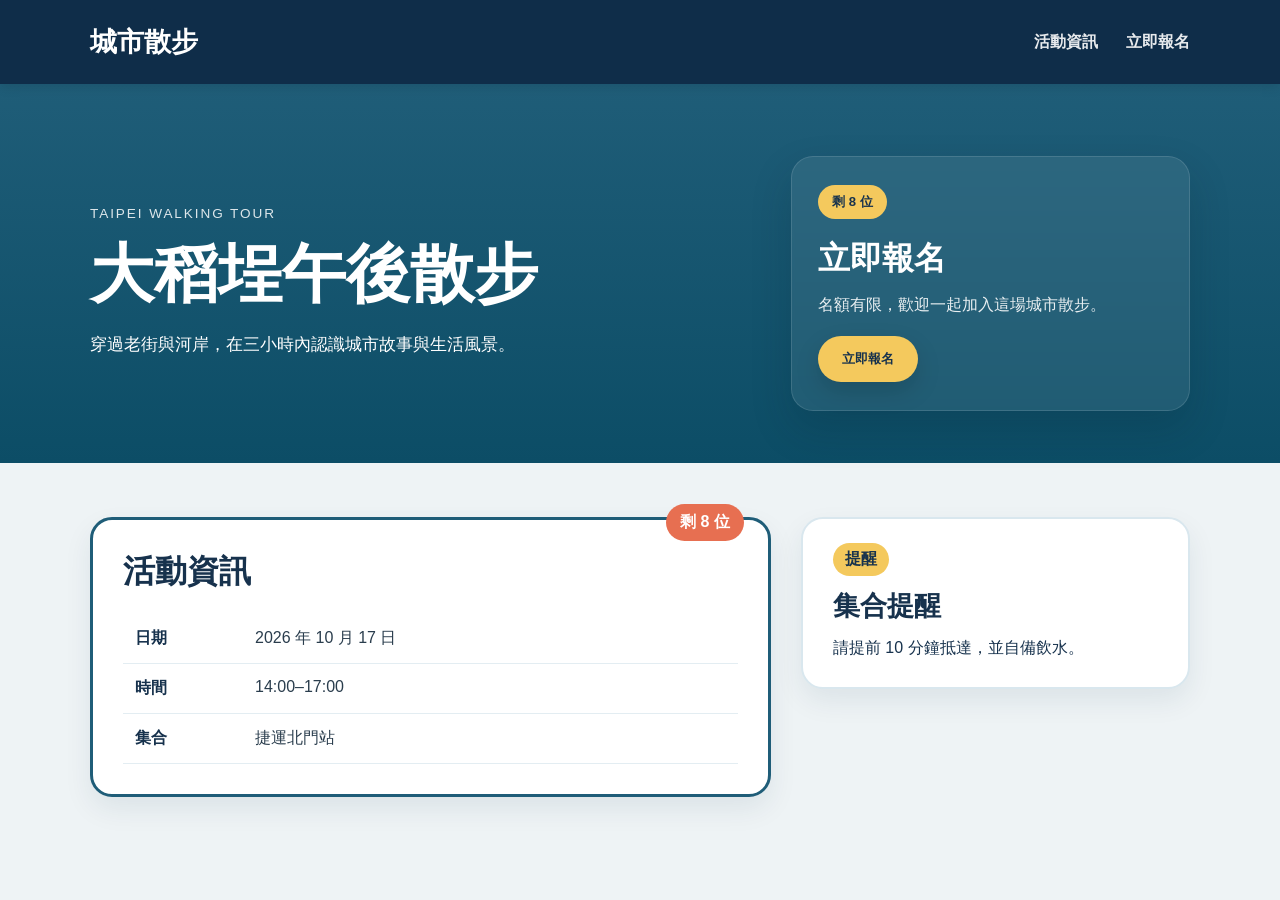
<file: index.html>
<!DOCTYPE html>
<html lang="zh-Hant">
<head>
  <meta charset="UTF-8">
  <meta name="viewport" content="width=device-width, initial-scale=1.0">
  <title>城市散步</title>
  <link rel="stylesheet" href="style.css">
</head>
<body>
  <header class="site-header">
    <div class="container header-inner">
      <h1>城市散步</h1>
      <nav>
        <a href="#event">活動資訊</a>
        <a href="#signup">立即報名</a>
      </nav>
    </div>
  </header>

  <main>
    <section class="hero">
      <div class="container hero-inner">
        <div class="hero-copy">
          <p class="eyebrow">TAIPEI WALKING TOUR</p>
          <h2>大稻埕午後散步</h2>
          <p class="lead">
            穿過老街與河岸，在三小時內認識城市故事與生活風景。
          </p>
        </div>

        <div id="signup" class="signup-panel">
          <span class="mini-tag">剩 8 位</span>
          <h3>立即報名</h3>
          <p>名額有限，歡迎一起加入這場城市散步。</p>
          <button class="signup-button" type="button" data-toggle="signup-form">立即報名</button>

          <form class="signup-form" id="signup-form">
            <div class="field-row">
              <label>姓名
                <input type="text" name="name" placeholder="請輸入姓名">
              </label>
            </div>

            <div class="field-row">
              <label>電話
                <input type="tel" name="phone" placeholder="請輸入電話">
              </label>
            </div>

            <div class="field-row">
              <label>人數
                <select name="people">
                  <option>1 位</option>
                  <option>2 位</option>
                  <option>3 位</option>
                  <option>4 位</option>
                </select>
              </label>
            </div>

            <div class="field-row">
              <label>備註
                <textarea name="note" rows="3" placeholder="例如：有過敏、想要跟朋友同行"></textarea>
              </label>
            </div>

            <button class="submit-button" type="submit">送出報名</button>
          </form>
        </div>
      </div>
    </section>

    <section id="event" class="info-section">
      <div class="container">
        <div class="info-grid">
          <article class="event-card with-badge">
            <span class="badge">剩 8 位</span>
            <h2>活動資訊</h2>

            <table class="info-table">
              <tr>
                <th>日期</th>
                <td>2026 年 10 月 17 日</td>
              </tr>
              <tr>
                <th>時間</th>
                <td>14:00–17:00</td>
              </tr>
              <tr>
                <th>集合</th>
                <td>捷運北門站</td>
              </tr>
            </table>
          </article>

          <aside class="notice-card">
            <span class="notice-badge">提醒</span>
            <h2>集合提醒</h2>
            <p>請提前 10 分鐘抵達，並自備飲水。</p>
          </aside>
        </div>
      </div>
    </section>
  </main>
</body>
</html>
</file>
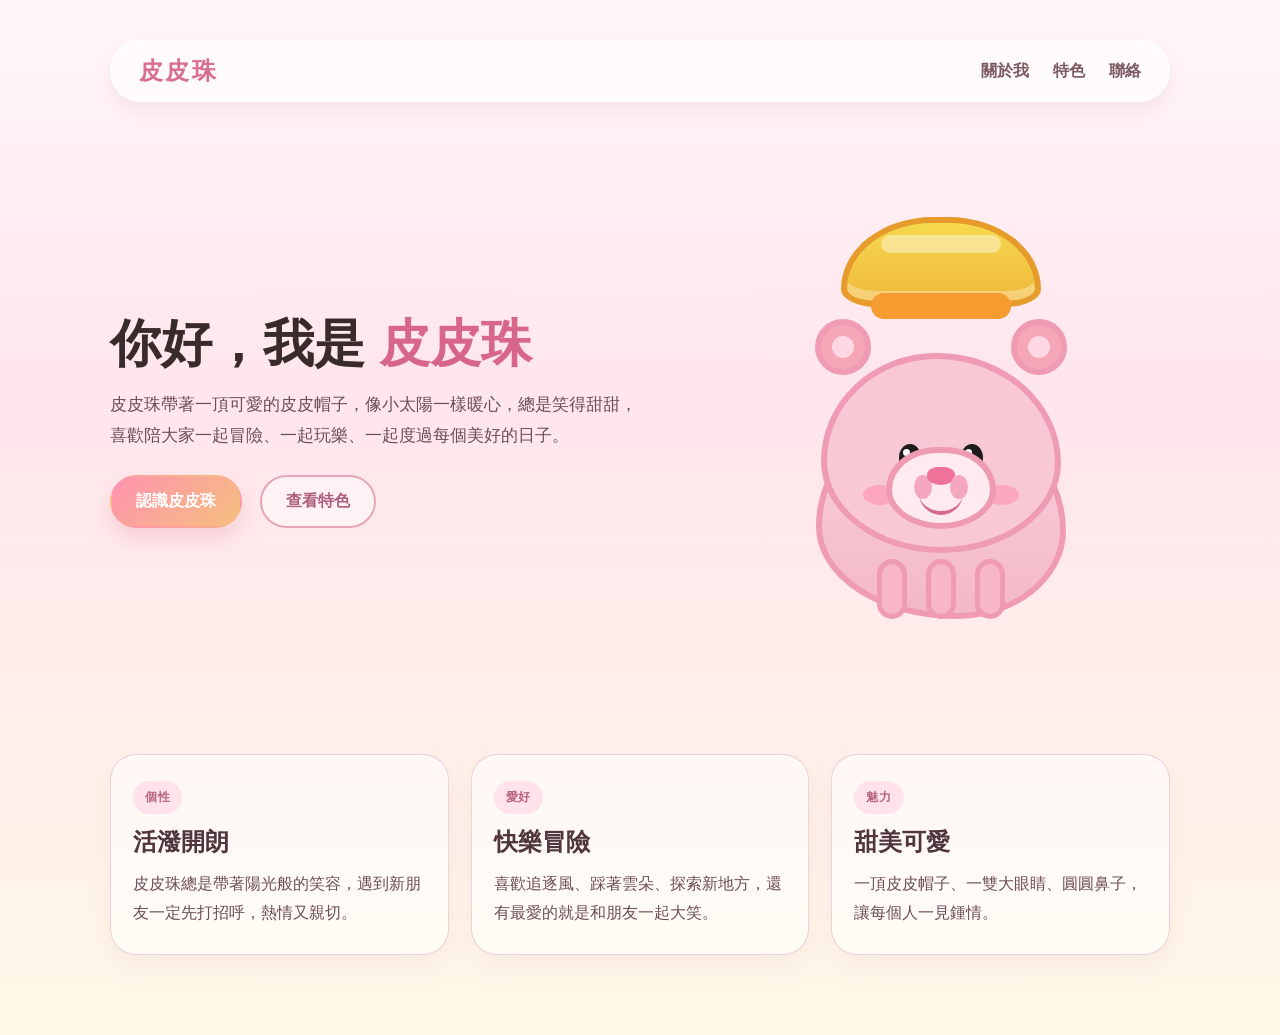
<file: 1015.html>
<!DOCTYPE html>
<html lang="zh-Hant">
<head>
  <meta charset="UTF-8">
  <meta name="viewport" content="width=device-width, initial-scale=1.0">
  <title>皮皮珠介紹網站</title>
  <style>
    * { box-sizing: border-box; }

    html, body {
      margin: 0;
      padding: 0;
      font-family: "Microsoft JhengHei", Arial, sans-serif;
      background: linear-gradient(180deg, #fff7fb 0%, #ffe5ec 38%, #fff8e8 100%);
      color: #533a35;
    }

    body {
      min-height: 100vh;
    }

    .page {
      max-width: 1100px;
      margin: 0 auto;
      padding: 40px 20px 80px;
    }

    .topbar {
      display: flex;
      justify-content: space-between;
      align-items: center;
      background: rgba(255,255,255,0.6);
      backdrop-filter: blur(6px);
      border: 1px solid rgba(255,255,255,0.8);
      border-radius: 999px;
      padding: 14px 28px;
      box-shadow: 0 8px 18px rgba(169, 116, 129, 0.12);
    }

    .brand {
      font-size: 1.5rem;
      font-weight: 900;
      letter-spacing: 0.1em;
      color: #d96f8f;
    }

    nav {
      display: flex;
      gap: 24px;
      font-weight: 700;
      color: #7d5b62;
    }

    nav a {
      text-decoration: none;
      color: inherit;
    }

    .hero {
      display: grid;
      grid-template-columns: 1.1fr 0.9fr;
      align-items: center;
      gap: 40px;
      padding: 60px 0 30px;
    }

    .title-box h1 {
      margin: 0 0 16px;
      font-size: clamp(2.7rem, 4vw, 4.4rem);
      line-height: 1.1;
      color: #3a2b2b;
    }

    .title-box h1 .highlight {
      color: #d76688;
    }

    .subtitle {
      font-size: 1.08rem;
      line-height: 1.8;
      color: #6d4e58;
      max-width: 540px;
      margin-bottom: 24px;
    }

    .buttons {
      display: flex;
      gap: 18px;
      flex-wrap: wrap;
    }

    .btn {
      display: inline-block;
      padding: 14px 24px;
      border-radius: 999px;
      font-weight: 800;
      text-decoration: none;
      border: 2px solid transparent;
      transition: 0.2s ease;
    }

    .btn.primary {
      background: linear-gradient(135deg, #ff93af, #f5bf7d);
      color: white;
      box-shadow: 0 12px 20px rgba(223, 140, 160, 0.25);
    }

    .btn.secondary {
      border-color: #e5a7b8;
      color: #af5f7e;
      background: rgba(255,255,255,0.4);
    }

    .portrait-wrap {
      display: flex;
      justify-content: center;
      align-items: center;
      min-height: 520px;
    }

    .portrait {
      position: relative;
      width: 420px;
      height: 430px;
    }

    .hat {
      position: absolute;
      left: 50%;
      top: 10px;
      width: 200px;
      height: 90px;
      transform: translateX(-50%);
      background: linear-gradient(180deg, #f5d94e, #f0b93c);
      border: 6px solid #e69b2a;
      border-radius: 46% 46% 18% 18% / 80% 80% 20% 20%;
      box-shadow: inset 0 -10px 0 rgba(255,255,255,0.3);
      z-index: 5;
    }

    .hat::before {
      content: "";
      position: absolute;
      left: 50%;
      bottom: -18px;
      width: 140px;
      height: 26px;
      transform: translateX(-50%);
      background: #f59b2f;
      border-radius: 18px;
    }

    .hat::after {
      content: "";
      position: absolute;
      left: 50%;
      top: 12px;
      width: 120px;
      height: 18px;
      transform: translateX(-50%);
      background: rgba(255,255,255,0.4);
      border-radius: 999px;
    }

    .pig {
      position: absolute;
      left: 50%;
      bottom: 18px;
      width: 300px;
      height: 300px;
      transform: translateX(-50%);
    }

    .body {
      position: absolute;
      left: 50%;
      bottom: 0;
      width: 250px;
      height: 210px;
      transform: translateX(-50%);
      background: linear-gradient(180deg, #f9d0db, #f4b8c8);
      border: 6px solid #ef9bb3;
      border-radius: 48% 52% 44% 56% / 56% 58% 42% 44%;
      bddox-shadow: inset 0 -12px 0 rgba(255,255,255,0.2);
    }

    .head {
      position: absolute;
      left: 50%;
      top: 34px;
      width: 240px;
      height: 200px;
      transform: translateX(-50%);
      background: #f9c8d5;
      border: 6px solid #ef9bb3;
      border-radius: 48% 52% 50% 50% / 54% 55% 45% 46%;
      z-index: 2;
    }

    .ear {
      position: absolute;
      top: 0;
      width: 56px;
      height: 56px;
      background: #f5a7b8;
      border: 6px solid #ef9bb3;
      border-radius: 50%;
      z-index: 1;
    }

    .ear.left { left: 24px; }
    .ear.right { right: 24px; }

    .ear::after {
      content: "";
      position: absolute;
      left: 50%;
      top: 50%;
      width: 22px;
      height: 22px;
      transform: translate(-50%, -50%);
      background: #ffd7e3;
      border-radius: 50%;
    }

    .eye {
      position: absolute;
      top: 85px;
      width: 22px;
      height: 28px;
      background: #1f1c1d;
      border-radius: 50%;
      z-index: 3;
    }

    .eye::after {
      content: "";
      position: absolute;
      width: 7px;
      height: 7px;
      background: #fff;
      border-radius: 50%;
      left: 4px;
      top: 5px;
    }

    .eye.left { left: 72px; }
    .eye.right { right: 72px; }

    .cheek {
      position: absolute;
      top: 126px;
      width: 34px;
      height: 20px;
      background: rgba(255, 140, 170, 0.55);
      border-radius: 50%;
      z-index: 3;
    }

    .cheek.left { left: 36px; }
    .cheek.right { right: 36px; }

    .snout {
      position: absolute;
      left: 50%;
      bottom: 18px;
      width: 110px;
      height: 82px;
      transform: translateX(-50%);
      background: #ffeaf0;
      border: 6px solid #ee9bb2;
      border-radius: 46% 46% 50% 50% / 52% 52% 48% 48%;
      z-index: 3;
    }

    .snout::before,
    .snout::after {
      content: "";
      position: absolute;
      top: 22px;
      width: 18px;
      height: 24px;
      background: #f5a7be;
      border-radius: 50%;
    }

    .snout::before { left: 22px; }
    .snout::after { right: 22px; }

    .nose {
      position: absolute;
      left: 50%;
      top: 14px;
      width: 28px;
      height: 18px;
      transform: translateX(-50%);
      background: #ef7398;
      border-radius: 50% 50% 60% 60%;
    }

    .mouth {
      position: absolute;
      left: 50%;
      bottom: 8px;
      width: 44px;
      height: 22px;
      transform: translateX(-50%);
      border-bottom: 4px solid #d66c89;
      border-radius: 0 0 30px 30px;
    }

    .leg {
      position: absolute;
      bottom: 0;
      width: 30px;
      height: 60px;
      background: #f7b7c8;
      border: 5px solid #ef9bb3;
      border-radius: 18px;
      z-index: 0;
    }

    .leg.left { left: 86px; }
    .leg.center { left: 50%; transform: translateX(-50%); }
    .leg.right { right: 86px; }

    .features {
      display: grid;
      grid-template-columns: repeat(3, minmax(180px, 1fr));
      gap: 22px;
      margin-top: 42px;
    }

    .card {
      background: rgba(255,255,255,0.55);
      border: 1px solid rgba(202, 150, 167, 0.4);
      border-radius: 26px;
      padding: 26px 22px;
      box-shadow: 0 12px 28px rgba(172, 120, 136, 0.08);
    }

    .card .label {
      display: inline-block;
      padding: 8px 12px;
      border-radius: 999px;
      background: #ffe2ec;
      color: #b76480;
      font-size: 0.78rem;
      font-weight: 800;
      letter-spacing: 0.05em;
      margin-bottom: 12px;
    }

    .card h3 {
      margin: 0 0 12px;
      font-size: 1.5rem;
      color: #50363c;
    }

    .card p {
      margin: 0;
      line-height: 1.8;
      color: #6d4e58;
    }

    @media (max-width: 860px) {
      .hero {
        grid-template-columns: 1fr;
        text-align: center;
      }

      .buttons {
        justify-content: center;
      }

      .topbar {
        flex-direction: column;
        gap: 12px;
        border-radius: 24px;
      }

      .features {
        grid-template-columns: 1fr;
      }
    }
  </style>
</head>
<body>
  <div class="page">
    <header class="topbar">
      <div class="brand">皮皮珠</div>
      <nav>
        <a href="#about">關於我</a>
        <a href="#traits">特色</a>
        <a href="#contact">聯絡</a>
      </nav>
    </header>

    <main>
      <section class="hero">
        <div class="title-box">
          <h1>你好，我是 <span class="highlight">皮皮珠</span></h1>
          <p class="subtitle">
            皮皮珠帶著一頂可愛的皮皮帽子，像小太陽一樣暖心，總是笑得甜甜，喜歡陪大家一起冒險、一起玩樂、一起度過每個美好的日子。
          </p>
          <div class="buttons">
            <a class="btn primary" href="#about">認識皮皮珠</a>
            <a class="btn secondary" href="#traits">查看特色</a>
          </div>
        </div>

        <div class="portrait-wrap">
          <div class="portrait">
            <div class="hat"></div>
            <div class="pig">
              <div class="ear left"></div>
              <div class="ear right"></div>
              <div class="head">
                <div class="eye left"></div>
                <div class="eye right"></div>
                <div class="cheek left"></div>
                <div class="cheek right"></div>
                <div class="snout">
                  <div class="nose"></div>
                  <div class="mouth"></div>
                </div>
              </div>
              <div class="body"></div>
              <div class="leg left"></div>
              <div class="leg center"></div>
              <div class="leg right"></div>
            </div>
          </div>
        </div>
      </section>

      <section class="features" id="traits">
        <article class="card">
          <div class="label">個性</div>
          <h3>活潑開朗</h3>
          <p>皮皮珠總是帶著陽光般的笑容，遇到新朋友一定先打招呼，熱情又親切。</p>
        </article>

        <article class="card">
          <div class="label">愛好</div>
          <h3>快樂冒險</h3>
          <p>喜歡追逐風、踩著雲朵、探索新地方，還有最愛的就是和朋友一起大笑。</p>
        </article>

        <article class="card">
          <div class="label">魅力</div>
          <h3>甜美可愛</h3>
          <p>一頂皮皮帽子、一雙大眼睛、圓圓鼻子，讓每個人一見鍾情。</p>
        </article>
      </section>
    </main>
  </div>
</body>
</html>
</file>
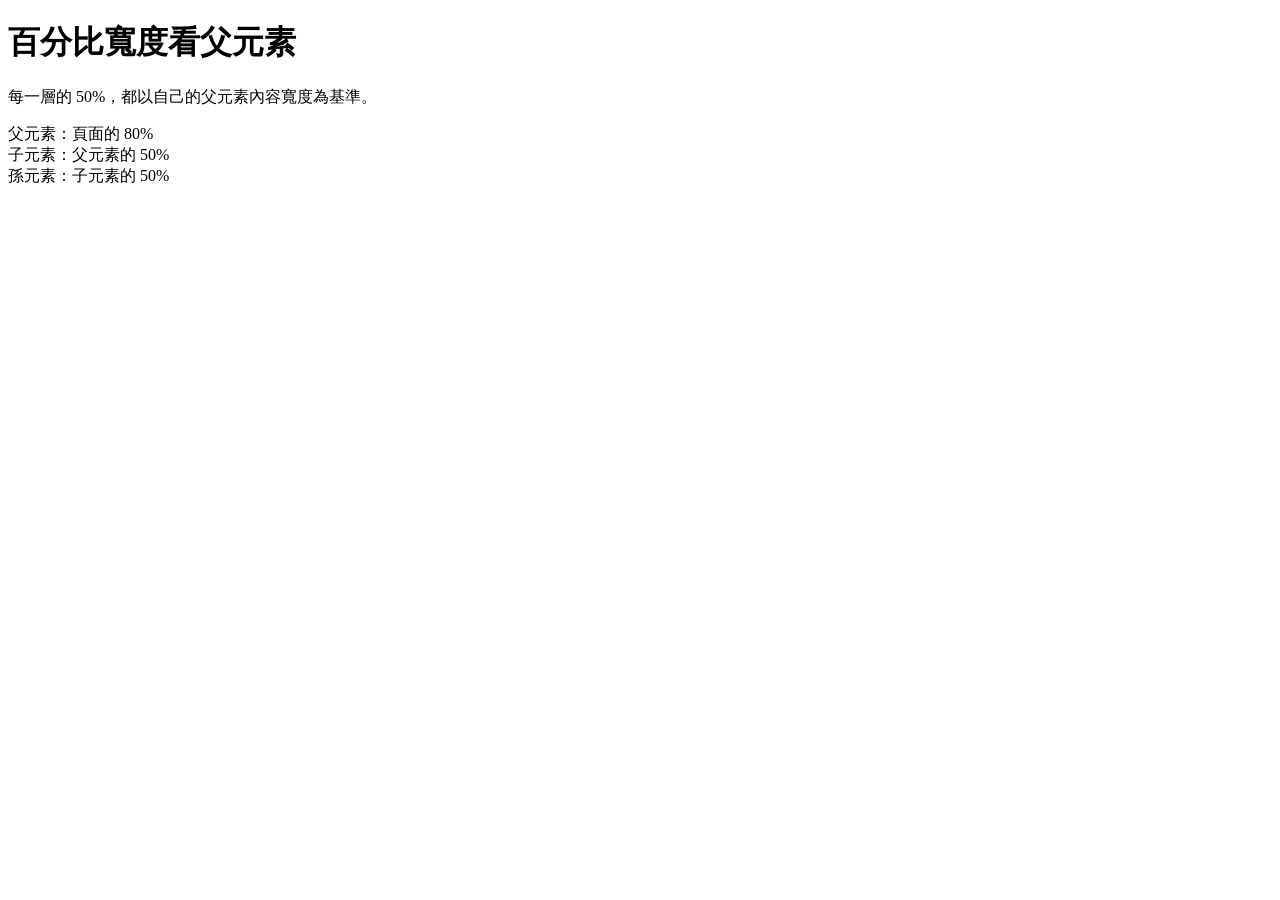
<file: index_1008.html>
<!DOCTYPE html>
<html lang="zh-Hant">
<head>
  <meta charset="UTF-8">
  <meta name="viewport" content="width=device-width, initial-scale=1.0">
  <title>百分比寬度示範</title>
  

  
</head>
<body>
  <h1>百分比寬度看父元素</h1>
  <p>每一層的 50%，都以自己的父元素內容寬度為基準。</p>

  <div class="parent">
    父元素：頁面的 80%
    <div class="child">
      子元素：父元素的 50%
      <div class="grandchild">
        孫元素：子元素的 50%
      </div>
    </div>
  </div>
</body>
</html>
</file>
<file: style.css>
* { box-sizing: border-box; }

html {
  scroll-behavior: smooth;
}

body {
  margin: 0;
  font-family: Arial, sans-serif;
  background: #eef3f5;
  color: #17324d;
}

img {
  max-width: 100%;
  display: block;
}

.container {
  width: min(1100px, calc(100% - 32px));
  margin: 0 auto;
}

.site-header {
  position: sticky;
  top: 0;
  z-index: 20;
  background: #0f2d49;
  color: white;
  box-shadow: 0 2px 12px rgba(0,0,0,0.12);
}

.header-inner {
  display: flex;
  align-items: center;
  justify-content: space-between;
  min-height: 84px;
}

.site-header h1 {
  margin: 0;
  font-size: clamp(1.7rem, 2vw, 2.4rem);
}

.site-header nav {
  display: flex;
  gap: 28px;
}

.site-header a {
  color: white;
  text-decoration: none;
  font-weight: 600;
  opacity: 0.9;
}

.site-header a:hover {
  opacity: 1;
}

.hero {
  background: linear-gradient(180deg, #1f5d78 0%, #0c4d66 100%);
  color: white;
  padding: 72px 0 52px;
}

.hero-inner {
  display: grid;
  grid-template-columns: 1.5fr 0.9fr;
  align-items: center;
  gap: 36px;
}

.eyebrow {
  margin: 0 0 18px;
  letter-spacing: 0.14em;
  font-size: 0.85rem;
  opacity: 0.85;
}

.hero h2 {
  margin: 0 0 18px;
  font-size: clamp(2.6rem, 5vw, 4.2rem);
  line-height: 1.1;
}

.lead {
  max-width: 620px;
  font-size: 1.08rem;
  line-height: 1.9;
  margin: 0;
}

.signup-panel {
  background: rgba(255,255,255,0.08);
  border: 1px solid rgba(255,255,255,0.12);
  border-radius: 22px;
  padding: 28px 26px;
  backdrop-filter: blur(2px);
  box-shadow: 0 18px 40px rgba(7, 31, 45, 0.18);
}

.mini-tag {
  display: inline-block;
  background: #f4c95d;
  color: #17324d;
  padding: 8px 14px;
  border-radius: 999px;
  font-weight: 700;
  font-size: 0.82rem;
}

.signup-panel h3 {
  margin: 18px 0 10px;
  font-size: 2rem;
}

.signup-panel p {
  margin: 0 0 18px;
  line-height: 1.7;
  color: rgba(255,255,255,0.9);
}

.signup-button {
  display: inline-block;
  padding: 14px 24px;
  border-radius: 999px;
  background: #f4c95d;
  color: #17324d;
  text-decoration: none;
  font-weight: 800;
  box-shadow: 0 10px 25px rgba(0,0,0,0.15);
  border: none;
  cursor: pointer;
}

.signup-form {
  display: none;
  margin-top: 20px;
  padding-top: 18px;
  border-top: 1px solid rgba(255,255,255,0.2);
}

.signup-panel.open .signup-form {
  display: block;
}

.field-row {
  margin-bottom: 14px;
}

.field-row label {
  display: block;
  font-size: 0.95rem;
  font-weight: 700;
  color: white;
}

.field-row input,
.field-row select,
.field-row textarea {
  width: 100%;
  margin-top: 6px;
  border: none;
  border-radius: 10px;
  padding: 12px 14px;
  font: inherit;
  box-sizing: border-box;
}

.submit-button {
  width: 100%;
  padding: 12px 16px;
  border: none;
  border-radius: 10px;
  background: #f4c95d;
  color: #17324d;
  font-weight: 800;
  cursor: pointer;
}

.info-section {
  padding: 54px 0 72px;
}

.info-grid {
  display: grid;
  grid-template-columns: 1.4fr 0.8fr;
  gap: 30px;
  align-items: start;
}

.event-card,
.notice-card {
  background: white;
  border-radius: 22px;
  box-shadow: 0 12px 28px rgba(15,45,73,0.08);
}

.event-card {
  width: 100%;
  max-width: none;
  margin: 0;
  padding: 30px;
  border: 3px solid #1f5d78;
  position: relative;
}

.event-card h2 {
  margin: 0 0 18px;
  font-size: 2rem;
}

.with-badge {
  position: relative;
}

.badge {
  position: absolute;
  top: -16px;
  right: 24px;
  padding: 8px 14px;
  border-radius: 999px;
  background: #e76f51;
  color: white;
  font-weight: 700;
}

.notice-card {
  padding: 24px 30px;
  border: 2px solid #d9e7ee;
}

.notice-card h2 {
  margin: 0 0 10px;
  font-size: 1.7rem;
}

.notice-card p {
  margin: 0;
  line-height: 1.8;
}

.notice-badge {
  display: inline-block;
  margin-bottom: 12px;
  padding: 6px 12px;
  border-radius: 999px;
  background: #f4c95d;
  color: #17324d;
  font-weight: 700;
}

.info-table {
  width: 100%;
  border-collapse: collapse;
  margin-top: 20px;
  font-size: 1rem;
}

.info-table th,
.info-table td {
  padding: 14px 12px;
  border-bottom: 1px solid #e3edf2;
  text-align: left;
  vertical-align: top;
}

.info-table th {
  width: 120px;
  color: #17324d;
  font-weight: 700;
}

.info-table td {
  color: #2a3d4d;
}

@media (max-width: 760px) {
  .header-inner {
    flex-direction: column;
    justify-content: center;
    padding: 18px 0;
  }

  .site-header nav {
    gap: 16px;
    flex-wrap: wrap;
    justify-content: center;
  }

  .hero-inner,
  .info-grid {
    grid-template-columns: 1fr;
  }

  .hero {
    padding-top: 56px;
  }

  .event-card,
  .notice-card {
    padding: 20px 18px;
  }
}
</file>
